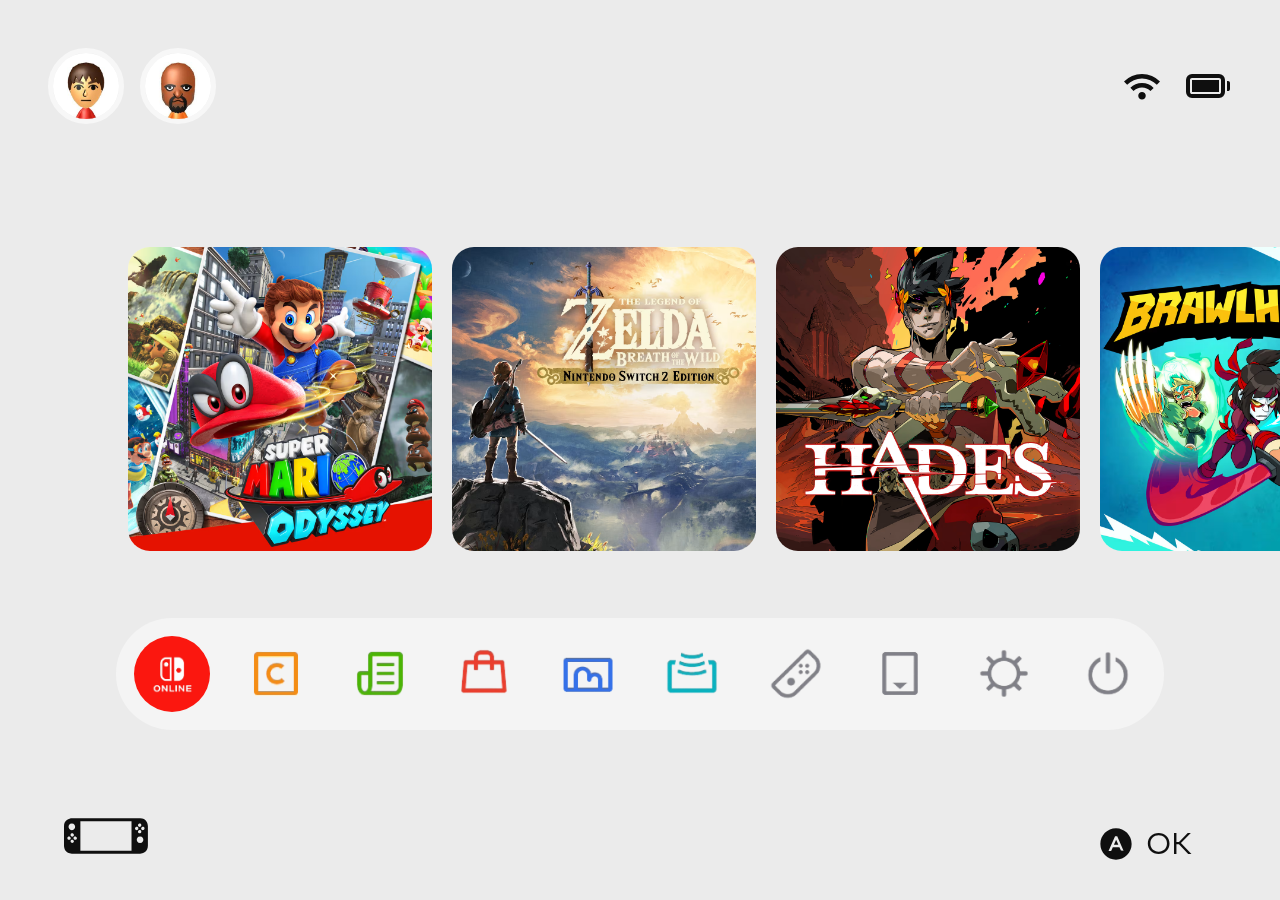
<file: index.html>
<!doctype html>
<html lang="en">
    <head>
        <meta charset="UTF-8" />
        <meta name="viewport" content="width=device-width, initial-scale=1.0" />
        <title>Home | Nintendo Switch 2</title>
        <link rel="stylesheet" href="style.css" />
        <link rel="shortcut icon" href="favicon/favicon.ico" type="image/x-icon" />
        <script src="js/theme-set.js"></script>
    </head>
    <body class="flex flex-col justify-between">
        <header>
            <div class="flex justify-between padding-700">
                <div class="flex gap-400">
                    <div class="profile-btn-wrapper">
                        <button class="profile-btn">
                            <img src="img/mii-pfp.jpeg" alt="Profile Icon" />
                        </button>
                        <span class="float-text float-text--bottom float-text--start text-accent">Henrique's Page</span>
                    </div>
                    <div class="profile-btn-wrapper">
                        <button class="profile-btn">
                            <img src="img/mii-pfp2.jpeg" alt="Profile Icon" />
                        </button>
                        <span class="float-text float-text--bottom text-accent">Matt's Page</span>
                    </div>
                </div>
                <div class="flex gap-500 align-center">
                    <div><span id="hour-minute" class="text-neutral text-4xl font-bold"></span><span id="am-pm" class="text-xl font-regular"></span></div>
                    <svg xmlns="http://www.w3.org/2000/svg" height="2.25rem" viewBox="0 -960 960 960" width="2.25rem" fill="currentColor">
                        <path d="M480-120q-42 0-71-29t-29-71q0-42 29-71t71-29q42 0 71 29t29 71q0 42-29 71t-71 29ZM254-346l-84-86q59-59 138.5-93.5T480-560q92 0 171.5 35T790-430l-84 84q-44-44-102-69t-124-25q-66 0-124 25t-102 69ZM84-516 0-600q92-94 215-147t265-53q142 0 265 53t215 147l-84 84q-77-77-178.5-120.5T480-680q-116 0-217.5 43.5T84-516Z" />
                    </svg>
                    <svg xmlns="http://www.w3.org/2000/svg" height="3rem" viewBox="0 -960 960 960" width="3rem" fill="currentColor">
                        <path d="M160-240q-50 0-85-35t-35-85v-240q0-50 35-85t85-35h540q50 0 85 35t35 85v240q0 50-35 85t-85 35H160Zm0-80h540q17 0 28.5-11.5T740-360v-240q0-17-11.5-28.5T700-640H160q-17 0-28.5 11.5T120-600v240q0 17 11.5 28.5T160-320Zm700-60v-200h20q17 0 28.5 11.5T920-540v120q0 17-11.5 28.5T880-380h-20Zm-700 20v-240h540v240H160Z" />
                    </svg>
                </div>
            </div>
        </header>
        <main>
            <ul class="game-list">
                <li class="game-list__item">
                    <div class="float-text float-text--top align-center flex gap-200 text-accent">
                        <svg xmlns="http://www.w3.org/2000/svg" height="1.75rem" viewBox="0 -960 960 960" width="1.75rem" fill="currentColor">
                            <path d="M240-80q-33 0-56.5-23.5T160-160v-480l240-240h320q33 0 56.5 23.5T800-800v640q0 33-23.5 56.5T720-80H240Zm120-440h80v-160h-80v160Zm120 0h80v-160h-80v160Zm120 0h80v-160h-80v160Z" />
                        </svg>
                        <span>SUPER MARIO ODYSSEY</span>
                    </div>
                    <button class="game-card">
                        <img src="img/super_mario_odyssey.png" alt="Game cover" />
                    </button>
                </li>
                <li class="game-list__item">
                    <div class="float-text float-text--top align-center flex gap-200 text-accent">
                        <svg xmlns="http://www.w3.org/2000/svg" height="1.75rem" viewBox="0 -960 960 960" width="1.75rem" fill="currentColor">
                            <path d="M240-80q-33 0-56.5-23.5T160-160v-480l240-240h320q33 0 56.5 23.5T800-800v640q0 33-23.5 56.5T720-80H240Zm120-440h80v-160h-80v160Zm120 0h80v-160h-80v160Zm120 0h80v-160h-80v160Z" />
                        </svg>
                        <span>The Legend of Zelda: Breath of the Wild - Nintendo Switch 2 Edition</span>
                    </div>
                    <button class="game-card">
                        <img src="img/botw.png" alt="Game cover" />
                    </button>
                </li>
                <li class="game-list__item">
                    <div class="float-text float-text--top align-center flex gap-200 text-accent">
                        <svg xmlns="http://www.w3.org/2000/svg" height="1.75rem" viewBox="0 -960 960 960" width="1.75rem" fill="currentColor">
                            <path d="M240-80q-33 0-56.5-23.5T160-160v-480l240-240h320q33 0 56.5 23.5T800-800v640q0 33-23.5 56.5T720-80H240Zm120-440h80v-160h-80v160Zm120 0h80v-160h-80v160Zm120 0h80v-160h-80v160Z" />
                        </svg>
                        <span>Hades</span>
                    </div>
                    <button class="game-card">
                        <img src="img/hades.png" alt="Game cover" />
                    </button>
                </li>
                <li class="game-list__item">
                    <div class="float-text float-text--top align-center flex gap-200 text-accent">
                        <svg xmlns="http://www.w3.org/2000/svg" height="1.75rem" viewBox="0 -960 960 960" width="1.75rem" fill="currentColor">
                            <path d="M240-80q-33 0-56.5-23.5T160-160v-480l240-240h320q33 0 56.5 23.5T800-800v640q0 33-23.5 56.5T720-80H240Zm120-440h80v-160h-80v160Zm120 0h80v-160h-80v160Zm120 0h80v-160h-80v160Z" />
                        </svg>
                        <span>Brawlhalla</span>
                    </div>
                    <button class="game-card">
                        <img src="img/brawlhalla.png" alt="Game cover" />
                    </button>
                </li>
                <li class="game-list__item">
                    <div class="float-text float-text--top align-center flex gap-200 text-accent">
                        <svg xmlns="http://www.w3.org/2000/svg" height="1.75rem" viewBox="0 -960 960 960" width="1.75rem" fill="currentColor">
                            <path d="M240-80q-33 0-56.5-23.5T160-160v-480l240-240h320q33 0 56.5 23.5T800-800v640q0 33-23.5 56.5T720-80H240Zm120-440h80v-160h-80v160Zm120 0h80v-160h-80v160Zm120 0h80v-160h-80v160Z" />
                        </svg>
                        <span>Rocket League&reg;</span>
                    </div>
                    <button class="game-card">
                        <img src="img/rocket_league.png" alt="Game cover" />
                    </button>
                </li>
                <li class="game-list__item">
                    <div class="float-text float-text--top align-center flex gap-200 text-accent">
                        <svg xmlns="http://www.w3.org/2000/svg" height="1.75rem" viewBox="0 -960 960 960" width="1.75rem" fill="currentColor">
                            <path d="M240-80q-33 0-56.5-23.5T160-160v-480l240-240h320q33 0 56.5 23.5T800-800v640q0 33-23.5 56.5T720-80H240Zm120-440h80v-160h-80v160Zm120 0h80v-160h-80v160Zm120 0h80v-160h-80v160Z" />
                        </svg>
                        <span>Celeste</span>
                    </div>
                    <button class="game-card">
                        <img src="img/celeste.png" alt="Game cover" />
                    </button>
                </li>
                <li class="game-list__item">
                    <div class="float-text float-text--top align-center flex gap-200 text-accent">
                        <svg xmlns="http://www.w3.org/2000/svg" height="1.75rem" viewBox="0 -960 960 960" width="1.75rem" fill="currentColor">
                            <path d="M240-80q-33 0-56.5-23.5T160-160v-480l240-240h320q33 0 56.5 23.5T800-800v640q0 33-23.5 56.5T720-80H240Zm120-440h80v-160h-80v160Zm120 0h80v-160h-80v160Zm120 0h80v-160h-80v160Z" />
                        </svg>
                        <span>Super Kirby Clash</span>
                    </div>
                    <button class="game-card">
                        <img src="img/super_kirby_clash.png" alt="Game cover" />
                    </button>
                </li>
                <li class="game-list__item">
                    <div class="float-text float-text--top align-center flex gap-200 text-accent">
                        <svg xmlns="http://www.w3.org/2000/svg" height="1.75rem" viewBox="0 -960 960 960" width="1.75rem" fill="currentColor">
                            <path d="M240-80q-33 0-56.5-23.5T160-160v-480l240-240h320q33 0 56.5 23.5T800-800v640q0 33-23.5 56.5T720-80H240Zm120-440h80v-160h-80v160Zm120 0h80v-160h-80v160Zm120 0h80v-160h-80v160Z" />
                        </svg>
                        <span>Fortnite</span>
                    </div>
                    <button class="game-card">
                        <img src="img/fortnite.png" alt="Game cover" />
                    </button>
                </li>
                <li class="game-list__item">
                    <div class="float-text float-text--top align-center flex gap-200 text-accent">
                        <svg xmlns="http://www.w3.org/2000/svg" height="1.75rem" viewBox="0 -960 960 960" width="1.75rem" fill="currentColor">
                            <path d="M240-80q-33 0-56.5-23.5T160-160v-480l240-240h320q33 0 56.5 23.5T800-800v640q0 33-23.5 56.5T720-80H240Zm120-440h80v-160h-80v160Zm120 0h80v-160h-80v160Zm120 0h80v-160h-80v160Z" />
                        </svg>
                        <span>Jump Rope Challenge</span>
                    </div>
                    <button class="game-card">
                        <img src="img/jump_rope_challenge.png" alt="Game cover" />
                    </button>
                </li>
                <div class="show-more-wrapper">
                    <div class="float-text float-text--top align-center flex gap-200 text-accent">
                        <span>Show More</span>
                    </div>
                    <button class="show-more-btn">
                        <svg width="79" height="79" viewBox="0 0 79 79" fill="none" xmlns="http://www.w3.org/2000/svg">
                            <path d="M34.1543 42.0039C35.7394 42.0842 37 43.3949 37 45V76L36.9961 76.1543C36.9158 77.7394 35.6051 79 34 79H3C1.34315 79 0 77.6569 0 76V45C2.1845e-07 43.3949 1.26055 42.0842 2.8457 42.0039L3 42H34L34.1543 42.0039ZM76.1543 42.0039C77.7394 42.0842 79 43.3949 79 45V76L78.9961 76.1543C78.9158 77.7394 77.6051 79 76 79H45C43.3431 79 42 77.6569 42 76V45C42 43.3949 43.2606 42.0842 44.8457 42.0039L45 42H76L76.1543 42.0039ZM5 74H32V47H5V74ZM47 74H74V47H47V74ZM34.1543 0.00390625C35.7394 0.0842146 37 1.39489 37 3V34L36.9961 34.1543C36.9158 35.7394 35.6051 37 34 37H3C1.34315 37 0 35.6569 0 34V3C2.1845e-07 1.39489 1.26055 0.0842144 2.8457 0.00390625L3 0H34L34.1543 0.00390625ZM76.1543 0.00390625C77.7394 0.0842146 79 1.39489 79 3V34L78.9961 34.1543C78.9158 35.7394 77.6051 37 76 37H45C43.3431 37 42 35.6569 42 34V3C42 1.39489 43.2606 0.0842144 44.8457 0.00390625L45 0H76L76.1543 0.00390625ZM5 32H32V5H5V32ZM47 32H74V5H47V32Z" fill="currentColor" />
                        </svg>
                    </button>
                </div>
            </ul>
            <ul class="system-menu">
                <li class="system-menu__item">
                    <button class="icon-btn">
                        <img src="img/nintendo_switch_online.png" alt="Nintendo Switch Online" />
                    </button>
                    <span class="float-text float-text--bottom text-accent">Nintendo Switch Online</span>
                </li>
                <li class="system-menu__item">
                    <button class="icon-btn">
                        <img src="img/gamechat.png" alt="GameChat" class="dark-only" />
                        <img src="img/gamechat_light.png" alt="GameChat" class="light-only" />
                    </button>
                    <span class="float-text float-text--bottom text-accent">GameChat</span>
                </li>
                <li class="system-menu__item">
                    <button class="icon-btn">
                        <img src="img/news.png" alt="News" class="dark-only" />
                        <img src="img/news_light.png" alt="News" class="light-only" />
                    </button>
                    <span class="float-text float-text--bottom text-accent">News</span>
                </li>
                <li class="system-menu__item">
                    <button class="icon-btn">
                        <img src="img/nintendo_eshop.png" alt="Nintendo eShop" class="dark-only" />
                        <img src="img/nintendo_eshop_light.png" alt="Nintendo eShop" class="light-only" />
                    </button>
                    <span class="float-text float-text--bottom text-accent">Nintendo eShop</span>
                </li>
                <li class="system-menu__item">
                    <button class="icon-btn">
                        <img src="img/album.png" alt="Album" class="dark-only" />
                        <img src="img/album_light.png" alt="Album" class="light-only" />
                    </button>
                    <span class="float-text float-text--bottom text-accent">Album</span>
                </li>
                <li class="system-menu__item">
                    <button class="icon-btn">
                        <img src="img/gameshare.png" alt="GameShare" class="dark-only" />
                        <img src="img/gameshare_light.png" alt="GameShare" class="light-only" />
                    </button>
                    <span class="float-text float-text--bottom text-accent">GameShare</span>
                </li>
                <li class="system-menu__item">
                    <button class="icon-btn">
                        <img src="img/controllers.png" alt="Controllers" class="dark-only" />
                        <img src="img/controllers_light.png" alt="Controllers" class="light-only" />
                    </button>
                    <span class="float-text float-text--bottom text-accent">Controllers</span>
                </li>
                <li class="system-menu__item">
                    <button class="icon-btn">
                        <img src="img/virtual_game_cards.png" alt="Virtual Game Cards" class="dark-only" />
                        <img src="img/virtual_game_cards_light.png" alt="Controllers" class="light-only" />
                    </button>
                    <span class="float-text float-text--bottom text-accent">Virtual Game Cards</span>
                </li>
                <li class="system-menu__item">
                    <a href="settings.html" class="icon-btn">
                        <img src="img/system_settings.png" alt="Controllers" class="dark-only" />
                        <img src="img/system_settings_light.png" alt="Controllers" class="light-only" />
                    </a>
                    <span class="float-text float-text--bottom text-accent">System Settings</span>
                </li>
                <li class="system-menu__item">
                    <button class="icon-btn">
                        <img src="img/sleep_mode.png" alt="Sleep Mode" class="dark-only" />
                        <img src="img/sleep_mode_light.png" alt="Sleep Mode" class="light-only" />
                    </button>
                    <span class="float-text float-text--bottom text-accent">Sleep Mode</span>
                </li>
            </ul>
        </main>
        <footer class="flex justify-between padding-x-800 padding-y-500">
            <svg width="5.25rem" height="3rem" viewBox="0 0 423 178" fill="none" xmlns="http://www.w3.org/2000/svg">
                <path
                    fill-rule="evenodd"
                    clip-rule="evenodd"
                    d="M383 0C414.6 2.76256e-06 422.5 26.3333 422.5 39.5V138.5C422.5 169.3 396.167 177.667 383 178H39.5C7.9 178 0 151.667 0 138.5V39.5C0 8.7 26.3333 0.333333 39.5 0H383ZM82.5 163V15H340V163H82.5ZM366.5 108C366.5 102.5 369.8 91.5 383 91.5C396.2 91.5 399.5 102.5 399.5 108C399.333 113.5 395.8 124.5 383 124.5C370.2 124.5 366.667 113.5 366.5 108ZM33 116C33 109.2 38.6667 107.5 41.5 107.5C44.3333 107.833 50 110 50 116C50 122 44.3333 124.167 41.5 124.5C38.6667 124.5 33 122.8 33 116ZM17 100C17 93.2 22.6667 91.5 25.5 91.5C28.3333 91.8333 34 94 34 100C34 106 28.3333 108.167 25.5 108.5C22.6667 108.5 17 106.8 17 100ZM48 100C48 93.2 53.6667 91.5 56.5 91.5C59.3333 91.8333 65 94 65 100C65 106 59.3333 108.167 56.5 108.5C53.6667 108.5 48 106.8 48 100ZM372.5 67C372.5 61 378.167 58.8333 381 58.5C383.833 58.5 389.5 60.2 389.5 67C389.5 73.8 383.833 75.5 381 75.5C378.167 75.1667 372.5 73 372.5 67ZM33 84C33 77.2 38.6667 75.5 41.5 75.5C44.3333 75.8333 50 78 50 84C50 90 44.3333 92.1667 41.5 92.5C38.6667 92.5 33 90.8 33 84ZM357.5 51C357.5 45 363.167 42.8333 366 42.5C368.833 42.5 374.5 44.2 374.5 51C374.5 57.8 368.833 59.5 366 59.5C363.167 59.1667 357.5 57 357.5 51ZM388.5 51C388.5 45 394.167 42.8333 397 42.5C399.833 42.5 405.5 44.2 405.5 51C405.5 57.8 399.833 59.5 397 59.5C394.167 59.1667 388.5 57 388.5 51ZM372.5 35C372.5 29 378.167 26.8333 381 26.5C383.833 26.5 389.5 28.2 389.5 35C389.5 41.8 383.833 43.5 381 43.5C378.167 43.1667 372.5 41 372.5 35ZM23 43C23.1667 37.5 26.7 26.5 39.5 26.5C52.3 26.5 55.8333 37.5 56 43C56 48.5 52.7 59.5 39.5 59.5C26.3 59.5 23 48.5 23 43Z"
                    fill="currentColor"
                />
            </svg>
            <div class="button-sign">
                <svg xmlns="http://www.w3.org/2000/svg" width="1.825rem" height="1.825rem" viewBox="100 100 312 312">
                    <polygon points="235.88 262.85 278.61 262.85 257.34 214.92 235.88 262.85" fill="currentColor" />
                    <path d="M256,103.51c-84.08,0-152.49,68.41-152.49,152.49S171.92,408.49,256,408.49,408.49,340.08,408.49,256,340.08,103.51,256,103.51Zm48.07,216.7L289.35,287H225.06l-16.4,36.62-25.3.43,63.57-144.33h20.92l61.55,141Z" fill="currentColor" />
                </svg>
                <span>OK</span>
            </div>
        </footer>
    </body>
    <script src="js/script.js"></script>
    <script src="js/themes.js"></script>
    <script src="js/clock.js"></script>
</html>
</file>
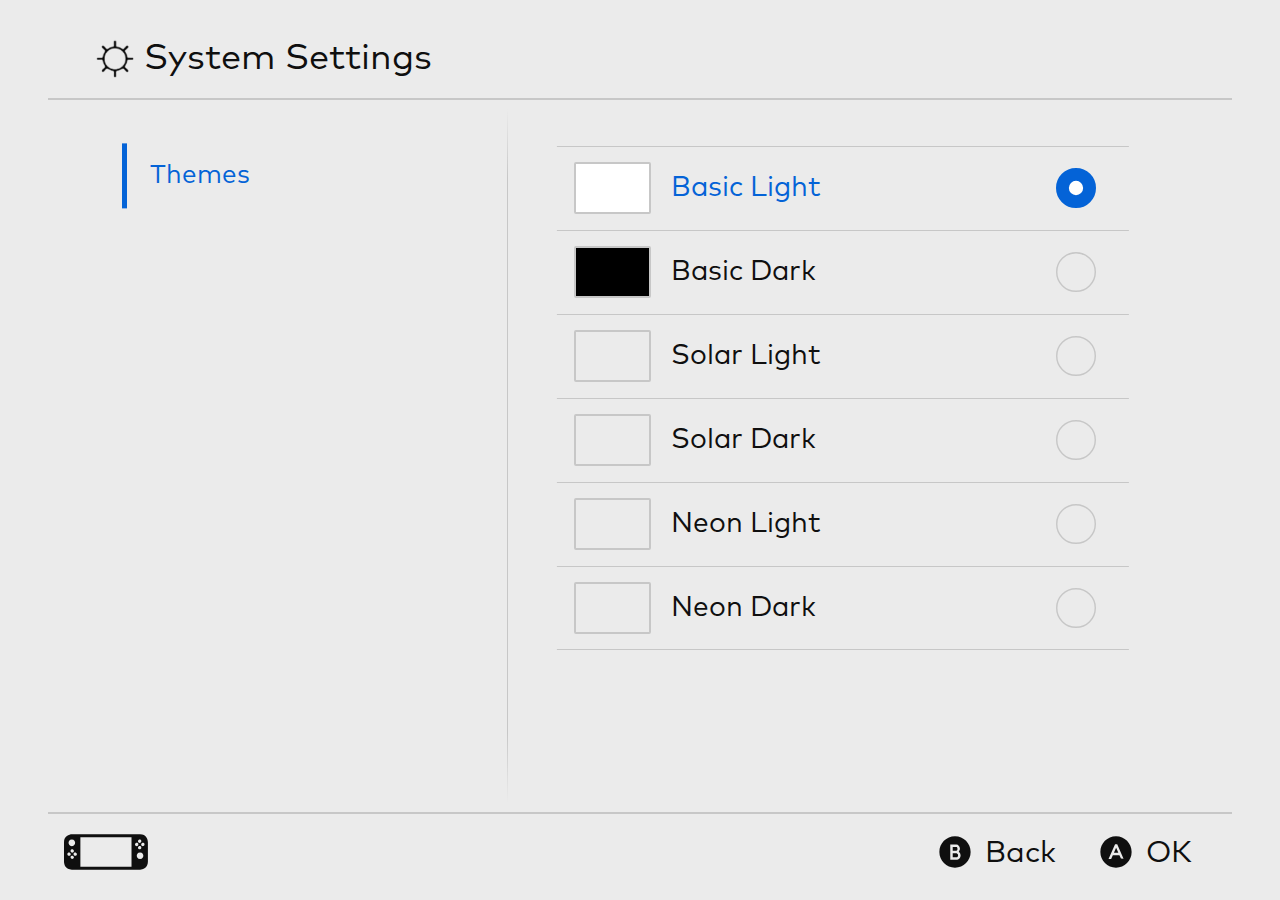
<file: settings.html>
<!doctype html>
<html lang="en">
    <head>
        <meta charset="UTF-8" />
        <meta name="viewport" content="width=device-width, initial-scale=1.0" />
        <title>Settings | Nintendo Switch 2</title>
        <link rel="stylesheet" href="style.css" />
        <link rel="shortcut icon" href="favicon/favicon.ico" type="image/x-icon" />
        <script src="js/theme-set.js"></script>
    </head>
    <body class="settings-grid">
        <header class="primary-header separator-bottom">
            <img src="img/system_settings_white.png" alt="" srcset="" class="dark-only" />
            <img src="img/system_settings_black.png" alt="" srcset="" class="light-only" />
            <h1 class="text-4xl">System Settings</h1>
        </header>
        <aside class="primary-sidebar separator-right">
            <ul>
                <li>
                    <button class="primary-sidebar__item primary-sidebar__item--active">Themes</button>
                </li>
            </ul>
        </aside>
        <main class="flex flex-col settings-main">
            <form action="">
                <div class="form-item">
                    <label class="radio-btn">
                        <div>
                            <input type="radio" name="theme" id="basic-light" />
                            <div class="flex align-center">
                                <div class="theme-preview theme-preview--basic-light"></div>
                                Basic Light
                            </div>
                        </div>
                        <div>
                            <svg viewBox="0 0 28 28" class="svg-checked" fill="none" xmlns="http://www.w3.org/2000/svg">
                                <circle cx="14" cy="14" r="9.5" fill="#FEFEFE" stroke="var(--clr-accent)" stroke-width="9" />
                            </svg>
                            <svg viewBox="0 0 28 28" class="svg-unchecked" fill="none" xmlns="http://www.w3.org/2000/svg">
                                <circle cx="14" cy="14" r="13.5" stroke="var(--bg-lighter)" />
                            </svg>
                        </div>
                    </label>
                </div>
                <div class="form-item">
                    <label class="radio-btn">
                        <div>
                            <input type="radio" name="theme" id="basic-dark" />
                            <div class="flex align-center">
                                <div class="theme-preview theme-preview--basic-dark"></div>
                                Basic Dark
                            </div>
                        </div>
                        <div>
                            <svg viewBox="0 0 28 28" class="svg-checked" fill="none" xmlns="http://www.w3.org/2000/svg">
                                <circle cx="14" cy="14" r="9.5" fill="#FEFEFE" stroke="var(--clr-accent)" stroke-width="9" />
                            </svg>
                            <svg viewBox="0 0 28 28" class="svg-unchecked" fill="none" xmlns="http://www.w3.org/2000/svg">
                                <circle cx="14" cy="14" r="13.5" stroke="var(--bg-lighter)" />
                            </svg>
                        </div>
                    </label>
                </div>

                <div class="form-item">
                    <label class="radio-btn">
                        <div>
                            <input type="radio" name="theme" id="solar-light" />
                            <div class="flex align-center">
                                <div class="theme-preview theme-preview--solar-light"></div>
                                Solar Light
                            </div>
                        </div>
                        <div>
                            <svg viewBox="0 0 28 28" class="svg-checked" fill="none" xmlns="http://www.w3.org/2000/svg">
                                <circle cx="14" cy="14" r="9.5" fill="#FEFEFE" stroke="var(--clr-accent)" stroke-width="9" />
                            </svg>
                            <svg viewBox="0 0 28 28" class="svg-unchecked" fill="none" xmlns="http://www.w3.org/2000/svg">
                                <circle cx="14" cy="14" r="13.5" stroke="var(--bg-lighter)" />
                            </svg>
                        </div>
                    </label>
                </div>
                <div class="form-item">
                    <label class="radio-btn">
                        <div>
                            <input type="radio" name="theme" id="solar-dark" />
                            <div class="flex align-center">
                                <div class="theme-preview theme-preview--solar-dark"></div>
                                Solar Dark
                            </div>
                        </div>
                        <div>
                            <svg viewBox="0 0 28 28" class="svg-checked" fill="none" xmlns="http://www.w3.org/2000/svg">
                                <circle cx="14" cy="14" r="9.5" fill="#FEFEFE" stroke="var(--clr-accent)" stroke-width="9" />
                            </svg>
                            <svg viewBox="0 0 28 28" class="svg-unchecked" fill="none" xmlns="http://www.w3.org/2000/svg">
                                <circle cx="14" cy="14" r="13.5" stroke="var(--bg-lighter)" />
                            </svg>
                        </div>
                    </label>
                </div>
                <div class="form-item">
                    <label class="radio-btn">
                        <div>
                            <input type="radio" name="theme" id="neon-light" />
                            <div class="flex align-center">
                                <div class="theme-preview theme-preview--neon-light"></div>
                                Neon Light
                            </div>
                        </div>
                        <div>
                            <svg viewBox="0 0 28 28" class="svg-checked" fill="none" xmlns="http://www.w3.org/2000/svg">
                                <circle cx="14" cy="14" r="9.5" fill="#FEFEFE" stroke="var(--clr-accent)" stroke-width="9" />
                            </svg>
                            <svg viewBox="0 0 28 28" class="svg-unchecked" fill="none" xmlns="http://www.w3.org/2000/svg">
                                <circle cx="14" cy="14" r="13.5" stroke="var(--bg-lighter)" />
                            </svg>
                        </div>
                    </label>
                </div>
                <div class="form-item">
                    <label class="radio-btn">
                        <div>
                            <input type="radio" name="theme" id="neon-dark" />
                            <div class="flex align-center">
                                <div class="theme-preview theme-preview--neon-dark"></div>
                                Neon Dark
                            </div>
                        </div>
                        <div>
                            <svg viewBox="0 0 28 28" class="svg-checked" fill="none" xmlns="http://www.w3.org/2000/svg">
                                <circle cx="14" cy="14" r="9.5" fill="#FEFEFE" stroke="var(--clr-accent)" stroke-width="9" />
                            </svg>
                            <svg viewBox="0 0 28 28" class="svg-unchecked" fill="none" xmlns="http://www.w3.org/2000/svg">
                                <circle cx="14" cy="14" r="13.5" stroke="var(--bg-lighter)" />
                            </svg>
                        </div>
                    </label>
                </div>
                <!-- <div class="form-item">
                        <label class="radio-btn">
                            <div>
                                <input type="radio" name="theme" id="basic-pink" />
                                <div class="flex align-center">
                                    <div class="theme-preview theme-preview--basic-pink"></div>
                                    Basic Pink
                                </div>
                            </div>
                            <div>
                                <svg viewBox="0 0 28 28" class="svg-checked" fill="none" xmlns="http://www.w3.org/2000/svg">
                                    <circle cx="14" cy="14" r="9.5" fill="#FEFEFE" stroke="var(--clr-accent)" stroke-width="9" />
                                </svg>
                                <svg viewBox="0 0 28 28" class="svg-unchecked" fill="none" xmlns="http://www.w3.org/2000/svg">
                                    <circle cx="14" cy="14" r="13.5" stroke="var(--bg-lighter)" />
                                </svg>
                            </div>
                        </label>
                    </div>
                    <div class="form-item">
                        <label class="radio-btn">
                            <div>
                                <input type="radio" name="theme" id="golden-dark" />
                                <div class="flex align-center">
                                    <div class="theme-preview theme-preview--golden-dark"></div>
                                    Golden Dark
                                </div>
                            </div>
                            <div>
                                <svg viewBox="0 0 28 28" class="svg-checked" fill="none" xmlns="http://www.w3.org/2000/svg">
                                    <circle cx="14" cy="14" r="9.5" fill="#FEFEFE" stroke="var(--clr-accent)" stroke-width="9" />
                                </svg>
                                <svg viewBox="0 0 28 28" class="svg-unchecked" fill="none" xmlns="http://www.w3.org/2000/svg">
                                    <circle cx="14" cy="14" r="13.5" stroke="var(--bg-lighter)" />
                                </svg>
                            </div>
                        </label>
                    </div> -->
            </form>
        </main>
        <footer class="flex justify-between align-center padding-x-800 padding-top-200 padding-bottom-400 separator-top relative">
            <svg width="5.25rem" height="3rem" viewBox="0 0 423 178" fill="none" xmlns="http://www.w3.org/2000/svg">
                <path
                    fill-rule="evenodd"
                    clip-rule="evenodd"
                    d="M383 0C414.6 2.76256e-06 422.5 26.3333 422.5 39.5V138.5C422.5 169.3 396.167 177.667 383 178H39.5C7.9 178 0 151.667 0 138.5V39.5C0 8.7 26.3333 0.333333 39.5 0H383ZM82.5 163V15H340V163H82.5ZM366.5 108C366.5 102.5 369.8 91.5 383 91.5C396.2 91.5 399.5 102.5 399.5 108C399.333 113.5 395.8 124.5 383 124.5C370.2 124.5 366.667 113.5 366.5 108ZM33 116C33 109.2 38.6667 107.5 41.5 107.5C44.3333 107.833 50 110 50 116C50 122 44.3333 124.167 41.5 124.5C38.6667 124.5 33 122.8 33 116ZM17 100C17 93.2 22.6667 91.5 25.5 91.5C28.3333 91.8333 34 94 34 100C34 106 28.3333 108.167 25.5 108.5C22.6667 108.5 17 106.8 17 100ZM48 100C48 93.2 53.6667 91.5 56.5 91.5C59.3333 91.8333 65 94 65 100C65 106 59.3333 108.167 56.5 108.5C53.6667 108.5 48 106.8 48 100ZM372.5 67C372.5 61 378.167 58.8333 381 58.5C383.833 58.5 389.5 60.2 389.5 67C389.5 73.8 383.833 75.5 381 75.5C378.167 75.1667 372.5 73 372.5 67ZM33 84C33 77.2 38.6667 75.5 41.5 75.5C44.3333 75.8333 50 78 50 84C50 90 44.3333 92.1667 41.5 92.5C38.6667 92.5 33 90.8 33 84ZM357.5 51C357.5 45 363.167 42.8333 366 42.5C368.833 42.5 374.5 44.2 374.5 51C374.5 57.8 368.833 59.5 366 59.5C363.167 59.1667 357.5 57 357.5 51ZM388.5 51C388.5 45 394.167 42.8333 397 42.5C399.833 42.5 405.5 44.2 405.5 51C405.5 57.8 399.833 59.5 397 59.5C394.167 59.1667 388.5 57 388.5 51ZM372.5 35C372.5 29 378.167 26.8333 381 26.5C383.833 26.5 389.5 28.2 389.5 35C389.5 41.8 383.833 43.5 381 43.5C378.167 43.1667 372.5 41 372.5 35ZM23 43C23.1667 37.5 26.7 26.5 39.5 26.5C52.3 26.5 55.8333 37.5 56 43C56 48.5 52.7 59.5 39.5 59.5C26.3 59.5 23 48.5 23 43Z"
                    fill="currentColor"
                />
            </svg>
            <div class="flex gap-100">
                <a id="back-btn" class="button-sign" href="index.html">
                    <svg id="Layer_1" data-name="Layer 1" xmlns="http://www.w3.org/2000/svg" viewBox="100 100 312 312" fill="currentColor">
                        <path d="M269.05,267.62H233.76V308h37.8c3.31-.74,14.83-3,14.83-20.19C286.39,272.13,269.05,267.62,269.05,267.62Z" />
                        <path d="M280.43,225.61c0-14.29-8.83-17.82-8.83-17.82H233.76v35.64h33.46S280.45,239.87,280.43,225.61Z" />
                        <path d="M256,103.51c-84.08,0-152.49,68.41-152.49,152.49S171.92,408.49,256,408.49,408.49,340.08,408.49,256,340.08,103.51,256,103.51Zm18.22,228.56-.8.11H209.77V183.6h58.37a32.31,32.31,0,0,1,25.94,12.77c5.15,6.87,9.89,16.26,9.89,27.52,0,7.44-5.35,23.13-11.29,28.64,10.12,6.61,18.07,20.91,17.69,37.82C309.65,322.31,286.41,330.42,274.22,332.07Z" />
                    </svg>
                    <span>Back</span>
                </a>
                <div class="button-sign">
                    <svg xmlns="http://www.w3.org/2000/svg" viewBox="100 100 312 312">
                        <polygon points="235.88 262.85 278.61 262.85 257.34 214.92 235.88 262.85" fill="currentColor" />
                        <path d="M256,103.51c-84.08,0-152.49,68.41-152.49,152.49S171.92,408.49,256,408.49,408.49,340.08,408.49,256,340.08,103.51,256,103.51Zm48.07,216.7L289.35,287H225.06l-16.4,36.62-25.3.43,63.57-144.33h20.92l61.55,141Z" fill="currentColor" />
                    </svg>
                    <span>OK</span>
                </div>
            </div>
            <script src="js/script.js"></script>
            <script src="js/themes.js"></script>
            <script src="js/back_btn.js"></script>
        </footer>
    </body>
</html>
</file>
<file: style.css>
@font-face {
    font-family: FF Mark;
    src: url("fonts/MarkPro.otf");
}
@font-face {
    font-family: FF Mark;
    font-weight: bold;
    src: url("fonts/MarkPro-Bold.otf");
}

* {
    padding: 0;
}

/* 1. Use a more-intuitive box-sizing model */
*,
*::before,
*::after {
    box-sizing: border-box;
}

/* 2. Remove default margin */
*:not(dialog) {
    margin: 0;
}

/* 3. Enable keyword animations */
@media (prefers-reduced-motion: no-preference) {
    html {
        interpolate-size: allow-keywords;
    }
}

html {
    height: 100%;
}

body {
    display: flex;
    flex-direction: column;
    min-height: 100%;
    height: 100%;
    /* 4. Add accessible line-height */
    line-height: 1.5;
    /* 5. Improve text rendering */
    -webkit-font-smoothing: antialiased;
    font-family:
        FF Mark,
        Arial;
    position: relative;
}

/* 6. Improve media defaults */
img,
picture,
video,
canvas,
svg {
    color: inherit;
    display: block;
    max-width: 100%;
}

/* 7. Inherit fonts for form controls */
input,
button,
textarea,
select {
    font: inherit;
}

/* 8. Avoid text overflows */
p,
h1,
h2,
h3,
h4,
h5,
h6 {
    overflow-wrap: break-word;
}

/* 9. Improve line wrapping */
p {
    text-wrap: pretty;
}

h1,
h2,
h3,
h4,
h5,
h6 {
    text-wrap: balance;
    font-size: inherit;
    font-weight: inherit;
}

/* *:focus {
    outline: 0.375rem solid var(--clr-accent);
    outline-offset: 0.375rem;
} */

.text-muted {
    color: var(--text-muted);
}

.flex {
    display: flex;
}

.flex-col {
    flex-direction: column;
}

.justify-between {
    justify-content: space-between;
}

.justify-end {
    justify-content: flex-end;
}

.justify-center {
    justify-content: center;
}

.align-center {
    align-items: center;
}

.align-baseline {
    align-items: baseline;
}

.grid {
    display: grid;
}

.place-items-center {
    place-items: center;
}

.flex-wrap {
    flex-wrap: wrap;
}

.relative {
    position: relative;
}

.absolute {
    position: absolute;
}

.fixed {
    position: fixed;
}

.sticky {
    position: sticky;
}

.padding-100 {
    padding: 0.25rem;
}

.padding-200 {
    padding: 0.5rem;
}

.padding-300 {
    padding: 0.75rem;
}

.padding-400 {
    padding: 1rem;
}

.padding-500 {
    padding: 1.5rem;
}

.padding-600 {
    padding: 2rem;
}

.padding-700 {
    padding: 3rem;
}

.padding-800 {
    padding: 4rem;
}

.padding-900 {
    padding: 5rem;
}

.padding-x-100 {
    padding-inline: 0.25rem;
}

.padding-x-200 {
    padding-inline: 0.5rem;
}

.padding-x-300 {
    padding-inline: 0.75rem;
}

.padding-x-400 {
    padding-inline: 1rem;
}

.padding-x-500 {
    padding-inline: 1.5rem;
}

.padding-x-600 {
    padding-inline: 2rem;
}

.padding-x-700 {
    padding-inline: 3rem;
}

.padding-x-800 {
    padding-inline: 4rem;
}

.padding-x-900 {
    padding-inline: 5rem;
}

.padding-y-100 {
    padding-block: 0.25rem;
}

.padding-y-200 {
    padding-block: 0.5rem;
}

.padding-y-300 {
    padding-block: 0.75rem;
}

.padding-y-400 {
    padding-block: 1rem;
}

.padding-y-500 {
    padding-block: 1.5rem;
}

.padding-y-600 {
    padding-block: 2rem;
}

.padding-y-700 {
    padding-block: 3rem;
}

.padding-y-800 {
    padding-block: 4rem;
}

.padding-y-900 {
    padding-block: 5rem;
}

.padding-top-100 {
    padding-top: 0.25rem;
}

.padding-top-200 {
    padding-top: 0.5rem;
}

.padding-top-300 {
    padding-top: 0.75rem;
}

.padding-top-400 {
    padding-top: 1rem;
}

.padding-top-500 {
    padding-top: 1.5rem;
}

.padding-top-600 {
    padding-top: 2rem;
}

.padding-top-700 {
    padding-top: 3rem;
}

.padding-top-800 {
    padding-top: 4rem;
}

.padding-top-900 {
    padding-top: 5rem;
}

.padding-bottom-100 {
    padding-bottom: 0.25rem;
}

.padding-bottom-200 {
    padding-bottom: 0.5rem;
}

.padding-bottom-300 {
    padding-bottom: 0.75rem;
}

.padding-bottom-400 {
    padding-bottom: 1rem;
}

.padding-bottom-500 {
    padding-bottom: 1.5rem;
}

.padding-bottom-600 {
    padding-bottom: 2rem;
}

.padding-bottom-700 {
    padding-bottom: 3rem;
}

.padding-bottom-800 {
    padding-bottom: 4rem;
}

.padding-bottom-900 {
    padding-bottom: 5rem;
}

.margin-bottom-100 {
    margin-bottom: 0.25rem;
}

.margin-bottom-200 {
    margin-bottom: 0.5rem;
}

.margin-bottom-300 {
    margin-bottom: 0.75rem;
}

.margin-left-100 {
    margin-left: 0.25rem;
}

.margin-left-200 {
    margin-left: 0.5rem;
}

.margin-left-300 {
    margin-left: 0.75rem;
}

.margin-left-400 {
    margin-left: 1rem;
}

.margin-left-500 {
    margin-left: 1.5rem;
}

.margin-left-600 {
    margin-left: 2rem;
}

.margin-left-700 {
    margin-left: 3rem;
}

.margin-left-800 {
    margin-left: 4rem;
}

.margin-left-900 {
    margin-left: 5rem;
}

.margin-top-auto {
    margin-top: auto;
}

.gap-100 {
    gap: 0.25rem;
}

.gap-200 {
    gap: 0.5rem;
}

.gap-300 {
    gap: 0.75rem;
}

.gap-400 {
    gap: 1rem;
}

.gap-500 {
    gap: 1.5rem;
}

.gap-600 {
    gap: 2rem;
}

.gap-700 {
    gap: 3rem;
}

.gap-800 {
    gap: 4rem;
}

.gap-900 {
    gap: 5rem;
}

.w-fit {
    width: fit-content;
}

.h-full {
    height: 100%;
}

.opacity-75 {
    opacity: 0.75;
}

.opacity-80 {
    opacity: 0.8;
}

.opacity-0 {
    opacity: 0;
}

.display-none {
    display: none;
}

.uppercase {
    text-transform: uppercase;
}

.font-regular {
    font-weight: 400;
}

.font-bold {
    font-weight: 700;
}

.text-xs {
    font-size: 0.75rem;
}

.text-sm {
    font-size: 0.875rem;
}

.text-base {
    font-size: 1rem;
}

.text-lg {
    font-size: 1.125rem;
}

.text-xl {
    font-size: 1.25rem;
}

.text-2xl {
    font-size: 1.5rem;
}

.text-3xl {
    font-size: 1.875rem;
}

.text-4xl {
    font-size: 2.25rem;
}

.text-5xl {
    font-size: 3rem;
}

.text-6xl {
    font-size: 3.75rem;
}

.text-7xl {
    font-size: 4.5rem;
}

.text-8xl {
    font-size: 6rem;
}

.text-9xl {
    font-size: 8rem;
}

.text-accent {
    color: var(--clr-accent);
}

body {
    background-color: var(--bg-dark);
    color: var(--text);
}

.profile-btn-wrapper {
    position: relative;
    width: 4.75rem;
    height: 4.75rem;
}

.profile-btn {
    background: var(--bg-light);
    border: 0.3125rem solid var(--bg-light);
    padding: 0;
    border-radius: 50%;
    width: 4.75rem;
    height: 4.75rem;
    cursor: pointer;
    overflow: hidden;
}

.profile-btn:focus {
    outline-offset: 0;
}

.profile-btn img {
    object-fit: cover;
    height: 100%;
    width: 100%;
}

.game-list {
    list-style: none;
    display: flex;
    align-items: center;
    max-width: 100%;
    overflow-x: auto;
    overflow-y: visible;
    gap: 1.25rem;
    padding: 3rem;
    padding-inline: 8rem 12rem;
    margin-bottom: 0.75rem;
    /* scroll-snap-type: x proximity;
    scroll-padding-inline: 8rem; */
}

.game-list:not(:hover) {
    scrollbar-color: transparent transparent;
}

/* .game-list > * {
    scroll-snap-align: end;
} */

.game-list__item {
    position: relative;
}

.float-text {
    display: none;
    position: absolute;
    text-wrap: nowrap;
    font-size: 1.75rem;
    left: 50%;
    transform: translateX(-50%);
}

.float-text {
    max-width: 33rem;
    overflow: hidden;
    text-overflow: ellipsis;
}

.float-text span {
    overflow: hidden;
    text-overflow: ellipsis;
}

:has(:focus) > .float-text {
    display: flex;
}

.float-text svg {
    min-width: 1.75rem;
}

.float-text--top {
    top: -3.5rem;
}

.float-text--bottom {
    bottom: -3.5rem;
}

.float-text--start {
    left: -0.375rem;
    transform: none;
}

.game-card {
    width: 19rem;
    padding: 0;
    border: 0;
    border-radius: 1.375rem;
    aspect-ratio: 1;
    /* overflow: hidden; */
    cursor: pointer;
    scroll-margin-inline: 8rem;
    --_radius: 1.9375rem;
    position: relative;
}

@property --gradient-angle {
    syntax: "<angle>";
    initial-value: 0deg;
    inherits: false;
}

@keyframes rotation {
    0% {
        --gradient-angle: 0deg;
    }
    100% {
        --gradient-angle: 360deg;
    }
}

button:focus,
a:focus {
    outline: 0;
}

button::after,
a::after,
.radio-btn:has(input[type="radio"]:focus)::after {
    content: "";
    position: absolute;
    opacity: 0;
    inset: var(--_inset, -0.25rem);
    z-index: -1;
    border-radius: var(--_radius, inherit);
    background: conic-gradient(from var(--gradient-angle), var(--gradient-color-1), var(--gradient-color-2), var(--gradient-color-3), var(--gradient-color-4), var(--gradient-color-1));
    animation: rotation 7s linear infinite;
}

button:focus::after,
a:focus::after,
.radio-btn:has(input[type="radio"]:focus)::after {
    opacity: 1;
}

.game-card,
.show-more-btn {
    --_inset: -0.6875rem;
}

.game-card:focus,
.show-more-btn:focus {
    box-shadow: 0 0 0 0.375rem var(--bg-darker);
}

/* .game-card::before,
.game-card::after {
    border-radius: calc(1.375rem + 0.75rem);
} */

/* .game-card::before,
.game-card::after,
.show-more-btn::before,
.show-more-btn::after {
    inset: -0.75rem;
} */

.game-card img {
    width: 100%;
    height: 100%;
    object-fit: cover;
    display: block;
    border-radius: inherit;
}

.show-more-wrapper {
    position: relative;
    margin-left: 2.5rem;
}

.show-more-btn {
    display: grid;
    place-items: center;
    border: none;
    background-color: var(--bg-light);
    width: 12rem;
    height: 12rem;
    border-radius: 100vmax;
    cursor: pointer;
}

.show-more-btn svg {
    width: 6.5rem;
    height: 6.5rem;
    fill: var(--text-muted);
}

.system-menu {
    list-style: none;
    display: flex;
    width: fit-content;
    margin-inline: auto;
    margin-bottom: 2rem;
    padding: 0.75rem;
    gap: 1rem;
    border-radius: 100vmax;
    position: relative;
}

.system-menu::before {
    content: "";
    position: absolute;
    display: block;
    z-index: -2;
    left: 0;
    top: 0;
    width: 100%;
    height: 100%;
    border-radius: inherit;
    background-color: var(--bg);
}

.system-menu__item {
    position: relative;
}

.icon-btn {
    padding: 0.375rem;
    width: 5.5rem;
    aspect-ratio: 1;
    z-index: 2;
    display: grid;
    place-items: center;
    border: none;
    border-radius: 100vmax;
    overflow: hidden;
    background-color: transparent;
    cursor: pointer;
}

.icon-btn img {
    border-radius: 100vmax;
    height: 100%;
    width: 100%;
    object-fit: cover;
}

.system-menu__item:not(:first-child) .icon-btn img {
    border-radius: 0;
    height: 70%;
    width: 70%;
}

.icon-btn:focus {
    outline-offset: 0;
}

.icon-btn:hover,
.icon-btn:focus {
    background-color: var(--bg-light);
}

.button-sign {
    position: relative;
    border: none;
    padding: 0.5rem 1rem;
    border-radius: 0.25rem;
    display: flex;
    align-items: center;
    gap: 0.875rem;
    margin-right: 0.5rem;
    text-decoration: none;
    color: var(--text);
    cursor: pointer;
}

.button-sign:hover {
    background-color: var(--bg-light);
}

.button-sign:focus {
    background-color: var(--bg-light);
}

.button-sign span {
    font-size: 1.875rem;
    margin-top: 0.1875rem;
}

.button-sign svg {
    width: 2rem;
    height: 2rem;
}

.settings-grid {
    display: grid;
    grid-template-areas:
        "header header"
        "sidebar main"
        "footer footer";
    grid-template-columns: auto 1fr;
    grid-template-rows: auto 1fr auto;
}

.primary-header {
    grid-area: header;
    position: relative;
    display: flex;
    align-items: center;
    gap: 0.5rem;
    padding: 2rem 5.875rem 0.875rem 5.875rem;
}

.primary-header img {
    width: 2.625rem;
    height: 2.625rem;
}

*.separator-bottom::after {
    content: "";
    position: absolute;
    bottom: 0;
    left: 50%;
    transform: translateX(-50%);
    width: 92.5%;
    height: 0.125rem;
    background-color: var(--bg-lighter);
}

*.separator-top::after {
    content: "";
    position: absolute;
    top: 0;
    left: 50%;
    transform: translateX(-50%);
    width: 92.5%;
    height: 0.125rem;
    background-color: var(--bg-lighter);
}

*.separator-right::after {
    content: "";
    position: absolute;
    right: 0;
    top: 50%;
    /* width: .125rem; */
    width: 0.0625rem;
    transform: translateY(-50%);
    height: 97.5%;
    background: linear-gradient(transparent 0%, var(--bg-lighter) 10% 90%, transparent 100%);
}

.primary-sidebar {
    position: relative;
    grid-area: sidebar;
    padding: 2rem 2rem 2rem 6.375rem;
    width: 31.75rem;
}

.primary-sidebar ul {
    list-style: none;
}

.primary-sidebar__item {
    color: var(--text);
    display: flex;
    position: relative;
    width: 100%;
    height: fit-content;
    font-size: 1.625rem;
    padding: 1.5rem 3rem;
    background: none;
    border: 0;
    border-radius: 0.5rem;
    --_radius: 0.8125rem;
    --_inset: -0.3125rem;
    cursor: pointer;
}

.primary-sidebar__item--active {
    color: var(--clr-accent);
}

.primary-sidebar__item--active::before {
    content: "";
    position: absolute;
    height: 75%;
    width: 0.3125rem;
    left: 1.25rem;
    top: 50%;
    transform: translateY(-50%);
    background-color: var(--clr-accent);
    z-index: 999;
}

.primary-sidebar__item:focus {
    background-color: var(--bg-light);
    color: var(--clr-accent);
}

.settings-main {
    padding: 2.875rem 9.25rem 2.5rem 2.875rem;
}

.radio-btn {
    border-radius: 0.5rem;
    --_radius: 0.8125rem;
    --_inset: -0.3125rem;
    display: flex;
    position: relative;
    justify-content: space-between;
    align-items: center;
    font-size: 1.75rem;
    padding: 1rem 2.25rem 1rem 1.25rem;
}

.radio-btn:hover::before {
    content: "";
    z-index: -5;
    width: 100%;
    height: 100%;
    left: 0;
    top: 0;
    border-radius: inherit;
    position: absolute;
    background-color: var(--bg-light);
}

.radio-btn svg {
    width: 2.5rem;
    height: 2.5rem;
}

.radio-btn input[type="radio"] {
    height: 0;
    width: 0;
    opacity: 0;
    position: absolute;
}

.svg-checked {
    display: none;
}

.radio-btn:has(:focus) {
    color: var(--clr-accent);
    background-color: var(--bg-light);
}

.radio-btn:has(:checked) {
    color: var(--clr-accent);

    .svg-checked {
        display: block;
    }

    .svg-unchecked {
        display: none;
    }
}

.radio-btn::after {
    z-index: 0;
}

.theme-preview {
    width: 4.8125rem;
    height: 3.25rem;
    margin-right: 1.25rem;
    border: 2px solid var(--bg-lighter);
    border-radius: 0.125rem;
}

.theme-preview--basic-light {
    background-color: white;
}

.theme-preview--basic-dark {
    background-color: black;
}

.form-item {
    position: relative;
}

.form-item::before {
    content: "";
    position: absolute;
    top: 0;
    z-index: -2;
    left: 50%;
    transform: translateX(-50%);
    width: 99%;
    height: 0.0625rem;
    background-color: var(--bg-lighter);
}

.form-item:last-child::after {
    content: "";
    position: absolute;
    bottom: 0;
    z-index: -100;
    left: 50%;
    transform: translateX(-50%);
    width: 99%;
    height: 0.0625rem;
    background-color: var(--bg-lighter);
}

.settings-grid footer {
    grid-area: footer;
}

:root:has(#basic-light:checked),
:root {
    --bg-darker: hsl(0, 0%, 100%);
    --bg-dark: hsl(0, 0%, 92%);
    --bg: #f4f4f4;
    --bg-light: hsl(0, 0%, 97%);
    --bg-lighter: hsl(0, 0%, 78%);

    --text: hsl(0, 0%, 6%);
    --text-muted: hsl(240, 7%, 77%);

    --clr-accent: hsl(213, 96%, 43%);

    --gradient-color-1: hsl(214, 79%, 47%);
    --gradient-color-2: hsl(194, 89%, 83%);
    --gradient-color-3: hsl(248, 100%, 71%);
    --gradient-color-4: hsl(3, 91%, 91%);

    .dark-only {
        display: none;
    }

    .light-only {
        display: block;
    }

    color-scheme: light;
}

:root:has(#basic-dark:checked),
:root[data-theme="basic-dark"] {
    --bg-darker: hsl(0, 0%, 0%) --bg-dark: hsl(0, 0%, 11%);
    --bg: hsl(0, 0%, 18%);
    --bg-light: hsl(0, 0%, 27%);
    --bg-lighter: hsl(0, 0%, 31%);

    --text: hsl(0, 0%, 88%);
    --text-muted: hsl(240, 7%, 77%);

    --clr-accent: hsl(194, 91%, 55%);

    --gradient-color-1: hsl(215, 91%, 48%);
    --gradient-color-2: hsl(181, 92%, 90%);
    --gradient-color-3: hsl(248, 100%, 71%);
    --gradient-color-4: hsl(340, 58%, 81%);

    color-scheme: dark;

    .light-only {
        display: none;
    }

    .dark-only {
        display: block;
    }

    color-scheme: dark;
}
</file>
